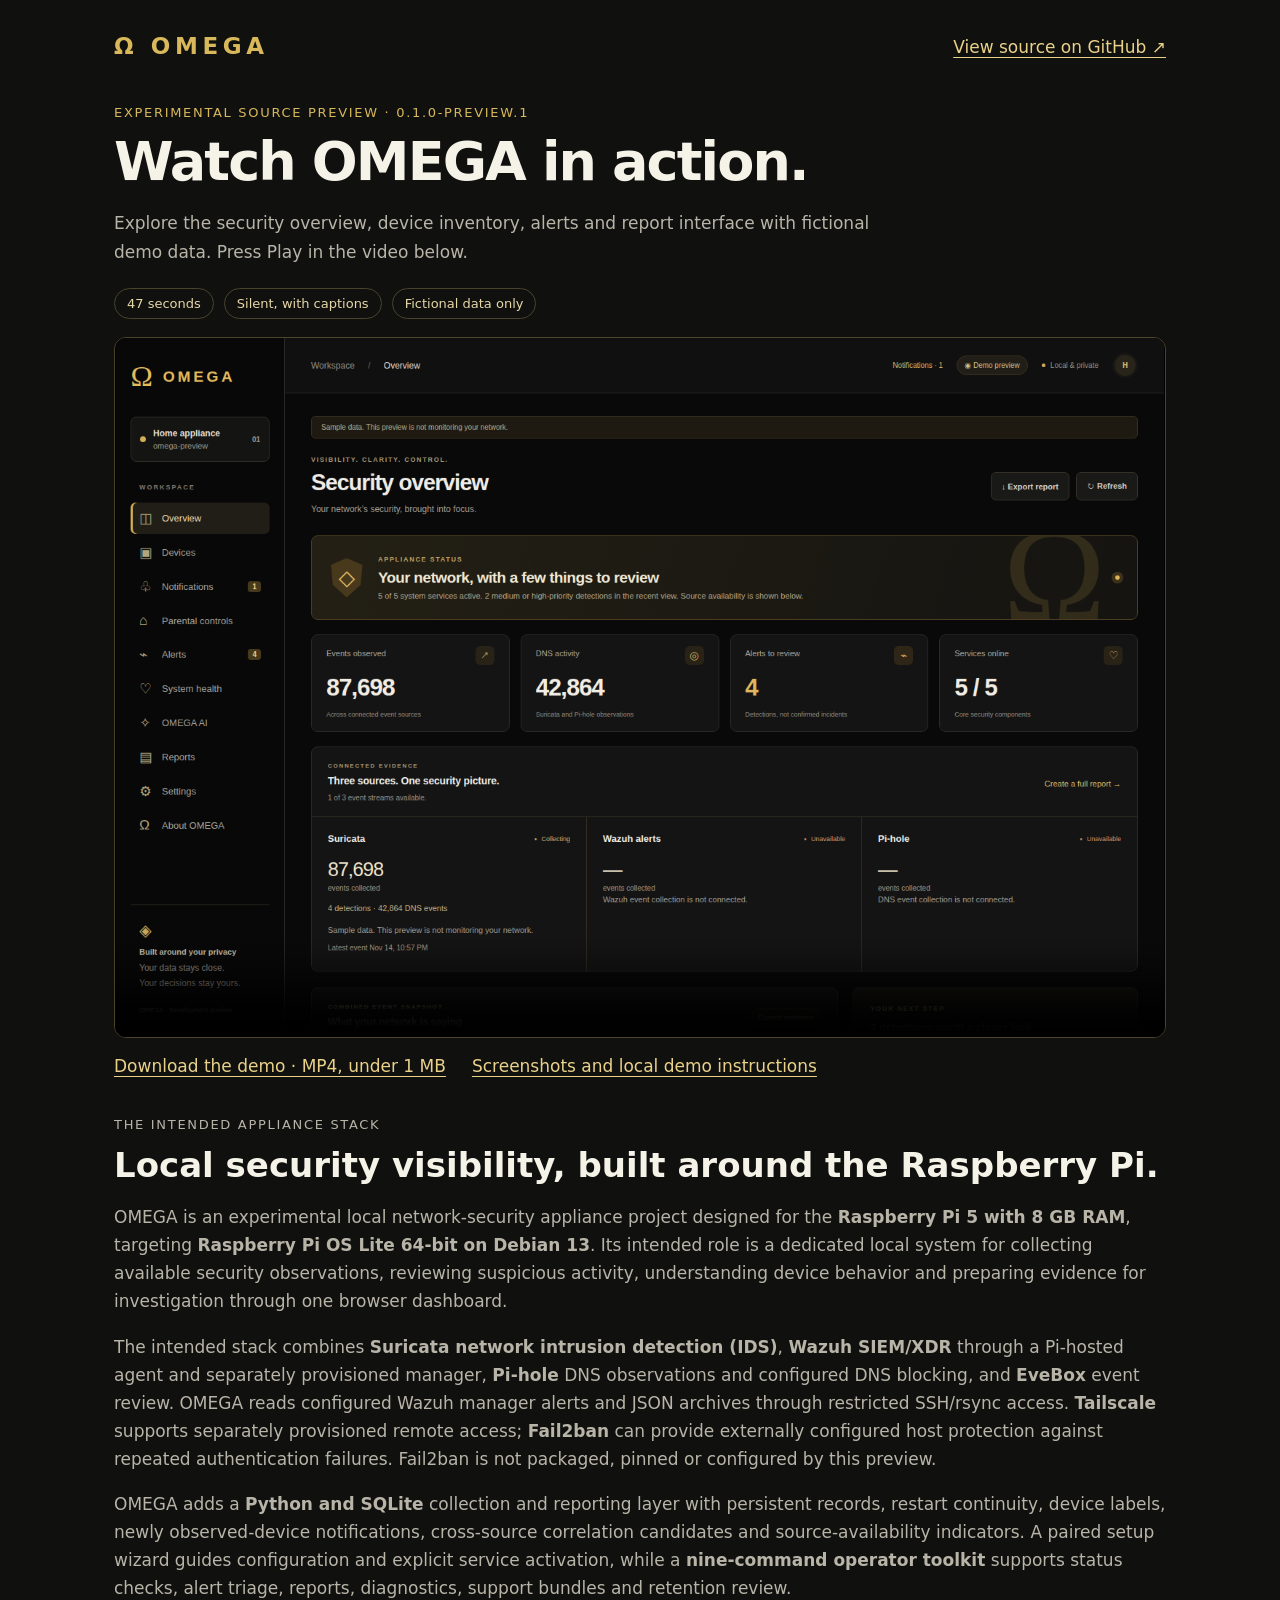
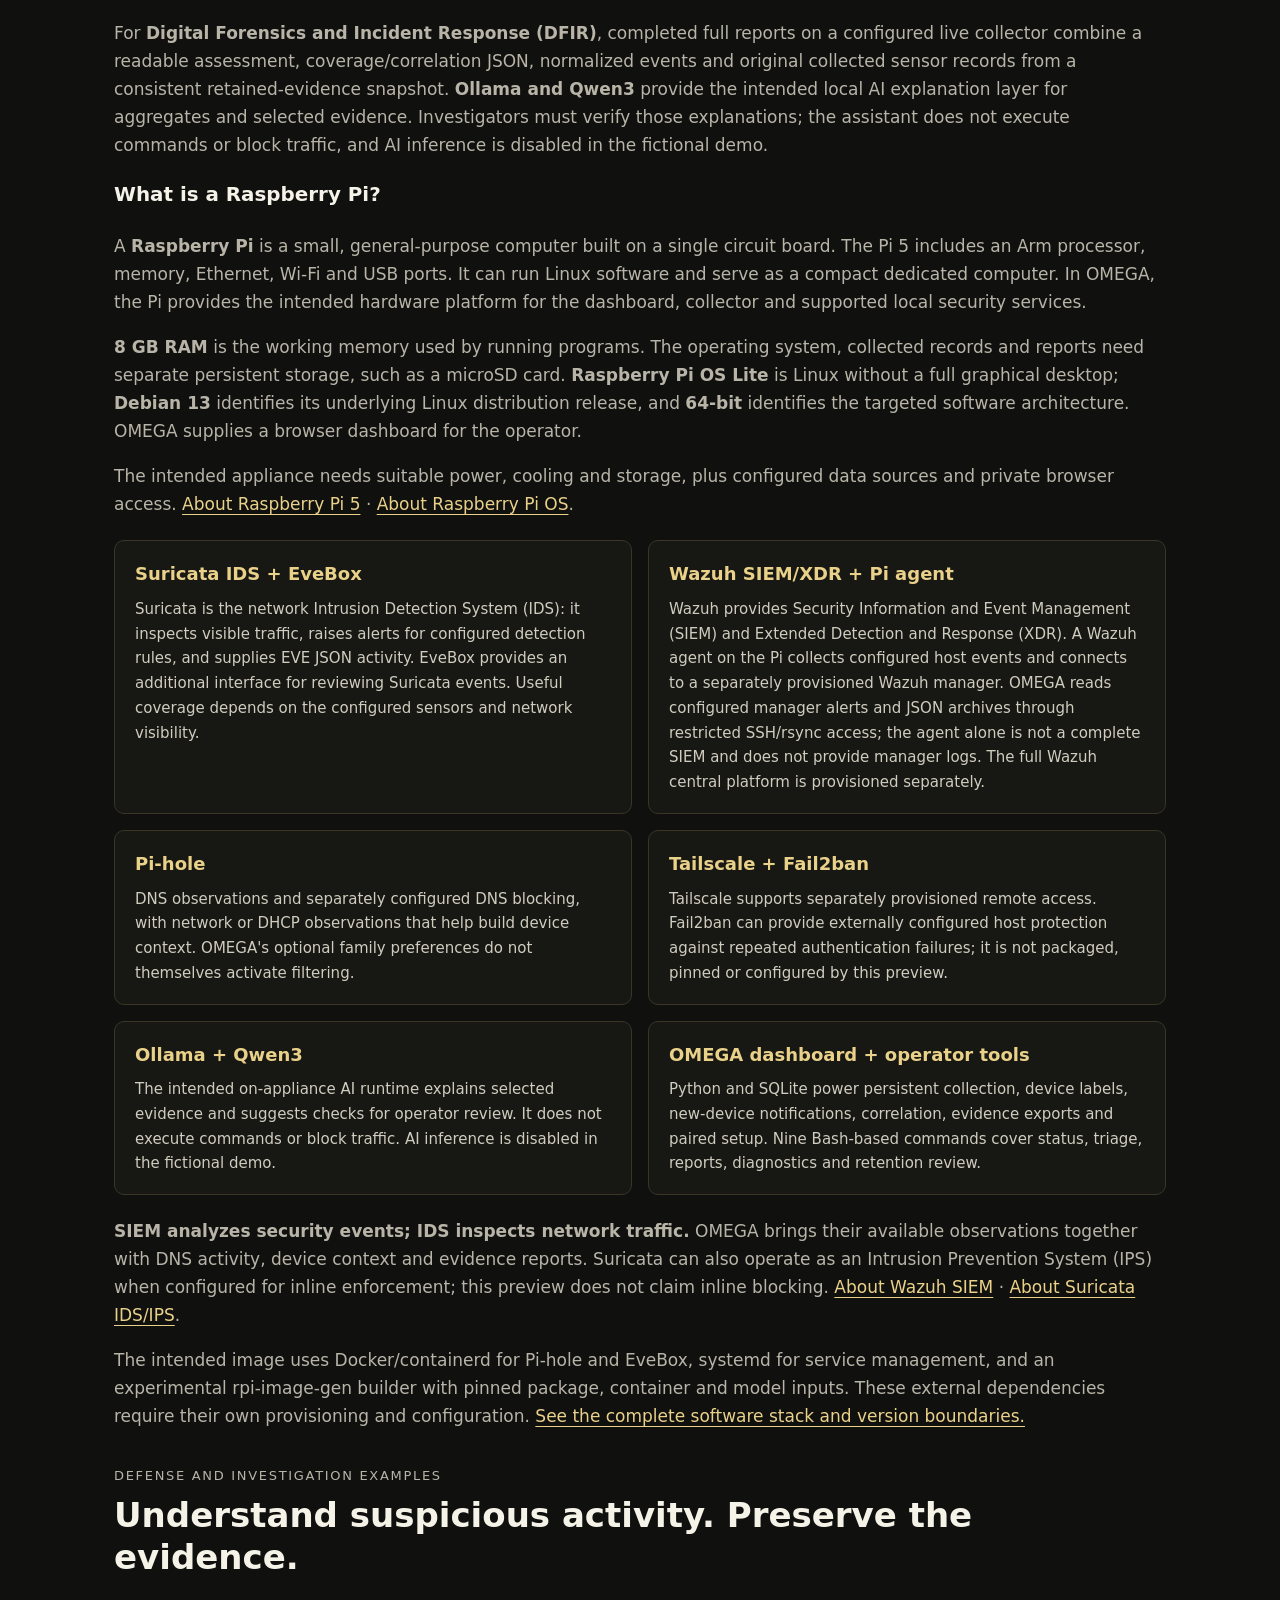
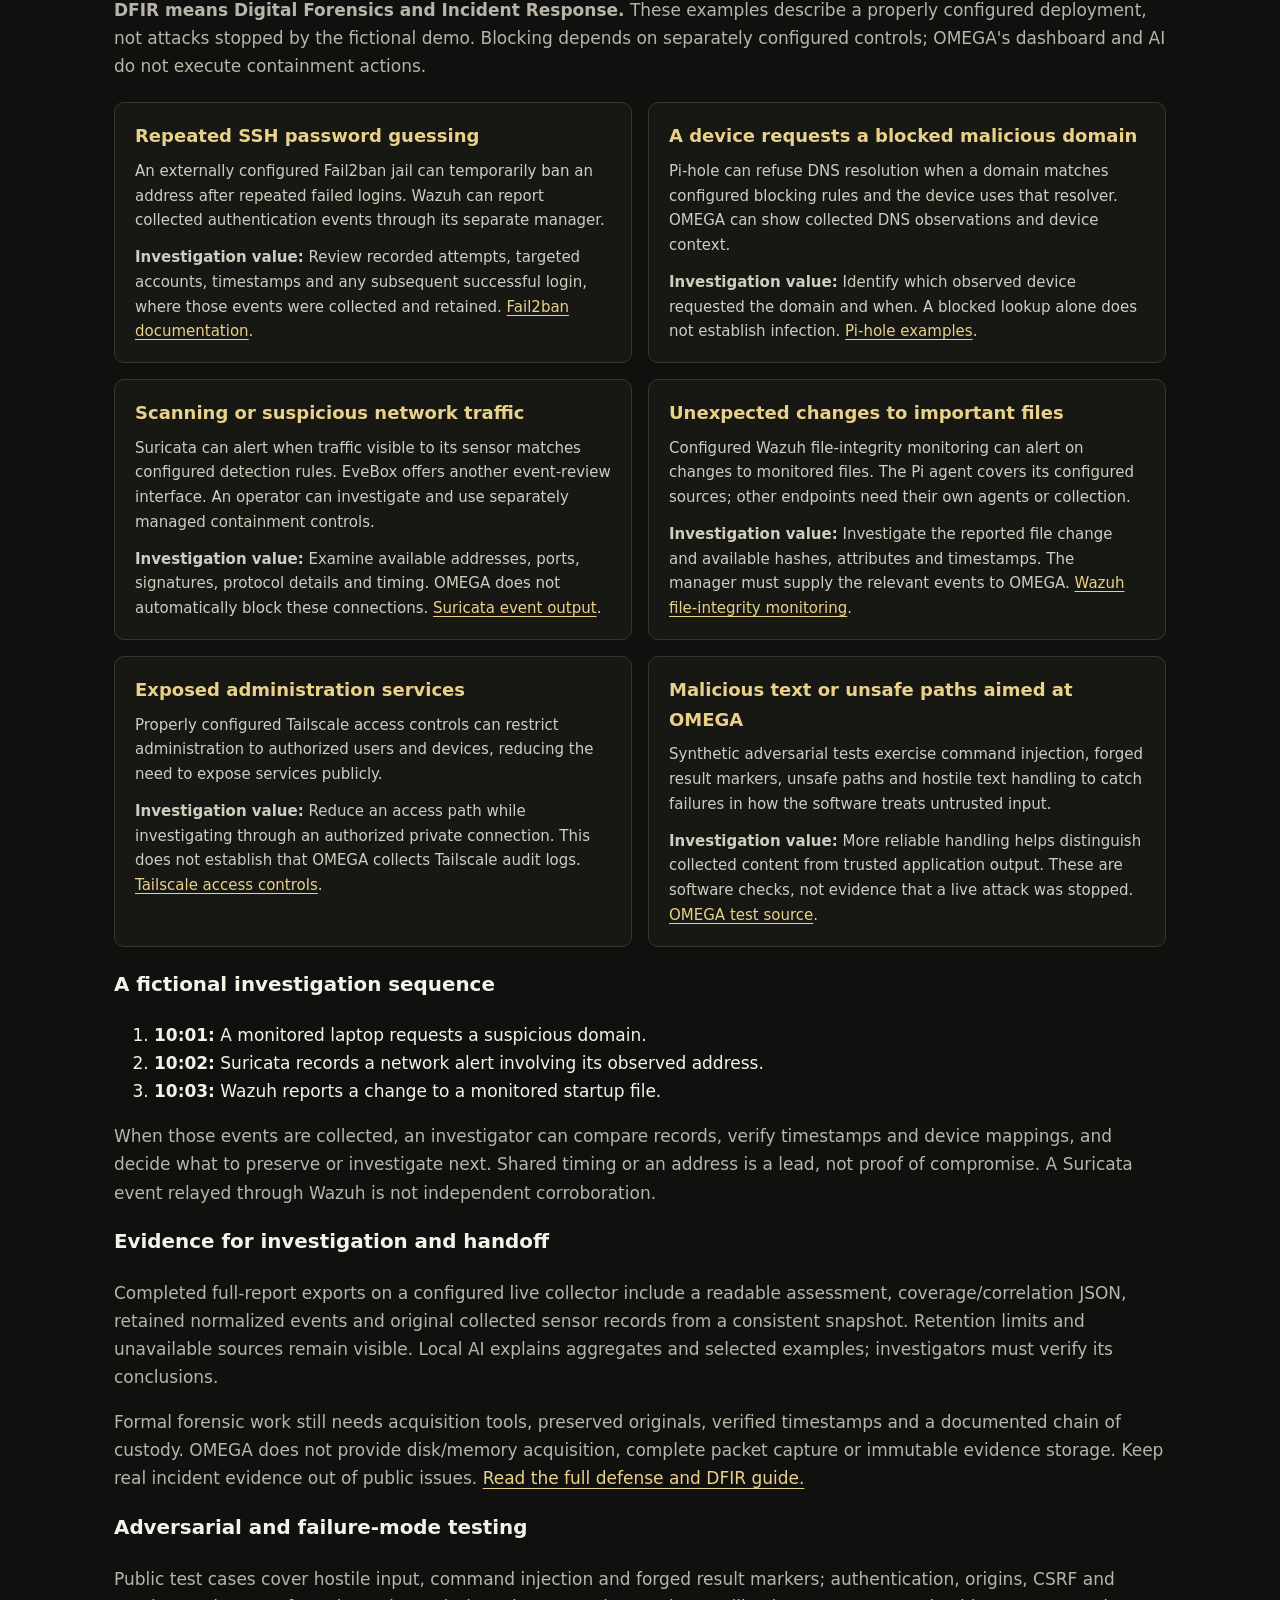
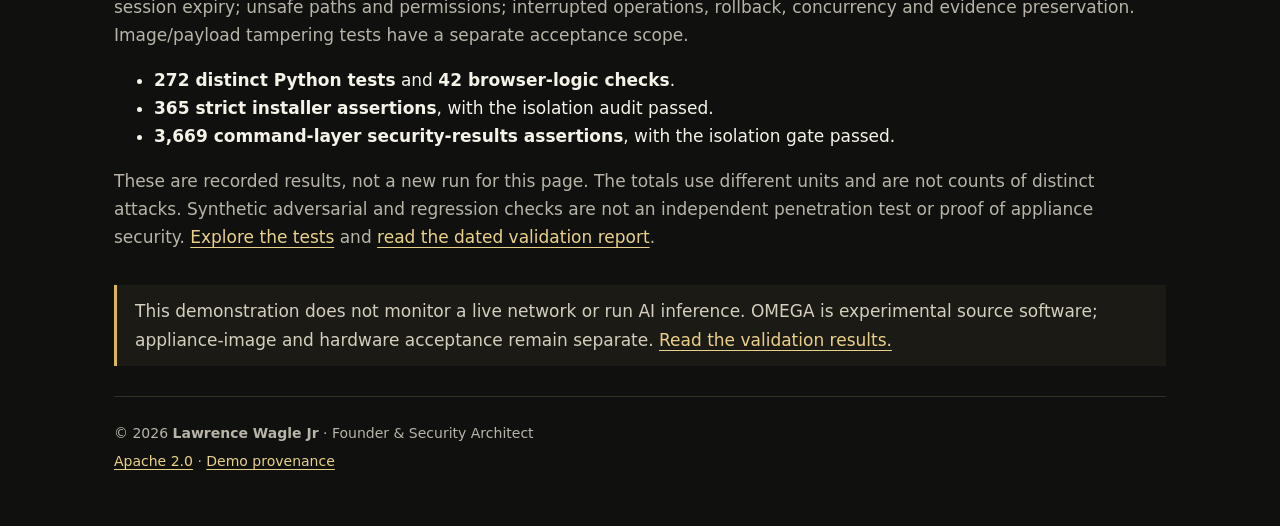
<file: docs/index.html>
<!doctype html>
<html lang="en">
<head>
  <meta charset="utf-8">
  <meta name="viewport" content="width=device-width, initial-scale=1">
  <meta name="description" content="Explore OMEGA, an experimental Raspberry Pi 5 security appliance project combining Suricata, a Wazuh agent and separate manager, Pi-hole, EveBox, Tailscale, external Fail2ban and local AI. Watch the fictional demo.">
  <meta name="color-scheme" content="dark">
  <title>Watch the OMEGA demo</title>
  <style>
    :root { color-scheme: dark; --gold: #d8b85b; --muted: #b8b4a8; }
    * { box-sizing: border-box; }
    body { margin: 0; background: #10110f; color: #f5f2e8; font: 17px/1.65 system-ui, sans-serif; }
    main { max-width: 1100px; margin: auto; padding: 28px 24px 48px; }
    nav { display: flex; justify-content: space-between; align-items: center; gap: 20px; padding-bottom: 36px; }
    .brand { color: var(--gold); font-size: 23px; font-weight: 700; letter-spacing: .2em; text-decoration: none; }
    a { color: #ead18a; text-underline-offset: .22em; }
    a:hover { color: white; }
    a:focus-visible { outline: 3px solid var(--gold); outline-offset: 5px; }
    .eyebrow { margin: 0 0 8px; color: var(--gold); font-size: 13px; letter-spacing: .13em; text-transform: uppercase; }
    h1 { margin: 0; font-size: clamp(32px, 6vw, 54px); line-height: 1.15; letter-spacing: -.035em; }
    .intro { max-width: 760px; margin: 16px 0 22px; color: var(--muted); }
    .meta { display: flex; flex-wrap: wrap; gap: 10px; margin-bottom: 18px; }
    .meta span { padding: 4px 12px; border: 1px solid #49422c; border-radius: 30px; color: #e6d7a9; font-size: 13px; }
    video { display: block; width: 100%; aspect-ratio: 3 / 2; background: #000; border: 1px solid #4c432a; border-radius: 12px; }
    .links { display: flex; flex-wrap: wrap; gap: 12px 26px; margin: 14px 0 30px; }
    .overview { margin: 34px 0; }
    .overview h2 { margin: 0 0 12px; font-size: clamp(25px, 4vw, 34px); line-height: 1.25; }
    .overview > p { color: var(--muted); }
    .stack { display: grid; grid-template-columns: repeat(2, minmax(0, 1fr)); gap: 16px; margin: 22px 0; }
    .stack article { border: 1px solid #3a3526; border-radius: 10px; padding: 18px 20px; background: #171813; }
    .stack h3 { margin: 0 0 8px; color: #ead18a; font-size: 18px; }
    .stack p { margin: 0; color: #d0ccbf; font-size: 15px; }
    .stack p + p { margin-top: 12px; }
    @media (max-width: 600px) { .stack { grid-template-columns: 1fr; } }
    .note { border-left: 3px solid var(--gold); padding: 12px 18px; background: #1b1a14; color: #d4cfbf; }
    .note p { margin: 0; }
    footer { border-top: 1px solid #333126; margin-top: 30px; padding-top: 20px; color: var(--muted); font-size: 14px; }
    footer p { margin: 5px 0; }
    @media (max-width: 600px) { main { padding: 20px 16px 32px; } nav { padding-bottom: 28px; } nav a:last-child { font-size: 14px; } }
  </style>
</head>
<body>
  <main>
    <nav aria-label="Project navigation">
      <a class="brand" href="https://github.com/lawrencewaglejr/omega-source-preview" aria-label="OMEGA source repository">Ω OMEGA</a>
      <a href="https://github.com/lawrencewaglejr/omega-source-preview">View source on GitHub ↗</a>
    </nav>
    <p class="eyebrow">Experimental source preview · 0.1.0-preview.1</p>
    <h1>Watch OMEGA in action.</h1>
    <p class="intro">Explore the security overview, device inventory, alerts and report interface with fictional demo data. Press Play in the video below.</p>
    <div class="meta" aria-label="Video details"><span>47 seconds</span><span>Silent, with captions</span><span>Fictional data only</span></div>
    <video controls playsinline preload="metadata" poster="media/overview.png" aria-label="OMEGA fictional security dashboard demonstration">
      <source src="media/omega-demo.mp4" type="video/mp4">
      Your browser cannot play this video. <a href="media/omega-demo.mp4">Download the MP4 instead.</a>
    </video>
    <div class="links">
      <a href="media/omega-demo.mp4" download="omega-demo.mp4">Download the demo · MP4, under 1 MB</a>
      <a href="https://github.com/lawrencewaglejr/omega-source-preview/blob/main/docs/demo.md">Screenshots and local demo instructions</a>
    </div>
    <section class="overview" id="appliance-overview" aria-labelledby="overview-title">
      <p class="eyebrow">The intended appliance stack</p>
      <h2 id="overview-title">Local security visibility, built around the Raspberry Pi.</h2>
      <p>OMEGA is an experimental local network-security appliance project designed for the <strong>Raspberry Pi 5 with 8 GB RAM</strong>, targeting <strong>Raspberry Pi OS Lite 64-bit on Debian 13</strong>. Its intended role is a dedicated local system for collecting available security observations, reviewing suspicious activity, understanding device behavior and preparing evidence for investigation through one browser dashboard.</p>
      <p>The intended stack combines <strong>Suricata network intrusion detection (IDS)</strong>, <strong>Wazuh SIEM/XDR</strong> through a Pi-hosted agent and separately provisioned manager, <strong>Pi-hole</strong> DNS observations and configured DNS blocking, and <strong>EveBox</strong> event review. OMEGA reads configured Wazuh manager alerts and JSON archives through restricted SSH/rsync access. <strong>Tailscale</strong> supports separately provisioned remote access; <strong>Fail2ban</strong> can provide externally configured host protection against repeated authentication failures. Fail2ban is not packaged, pinned or configured by this preview.</p>
      <p>OMEGA adds a <strong>Python and SQLite</strong> collection and reporting layer with persistent records, restart continuity, device labels, newly observed-device notifications, cross-source correlation candidates and source-availability indicators. A paired setup wizard guides configuration and explicit service activation, while a <strong>nine-command operator toolkit</strong> supports status checks, alert triage, reports, diagnostics, support bundles and retention review.</p>
      <p>For <strong>Digital Forensics and Incident Response (DFIR)</strong>, completed full reports on a configured live collector combine a readable assessment, coverage/correlation JSON, normalized events and original collected sensor records from a consistent retained-evidence snapshot. <strong>Ollama and Qwen3</strong> provide the intended local AI explanation layer for aggregates and selected evidence. Investigators must verify those explanations; the assistant does not execute commands or block traffic, and AI inference is disabled in the fictional demo.</p>
      <h3 id="raspberry-pi-explained">What is a Raspberry Pi?</h3>
      <p>A <strong>Raspberry Pi</strong> is a small, general-purpose computer built on a single circuit board. The Pi 5 includes an Arm processor, memory, Ethernet, Wi-Fi and USB ports. It can run Linux software and serve as a compact dedicated computer. In OMEGA, the Pi provides the intended hardware platform for the dashboard, collector and supported local security services.</p>
      <p><strong>8 GB RAM</strong> is the working memory used by running programs. The operating system, collected records and reports need separate persistent storage, such as a microSD card. <strong>Raspberry Pi OS Lite</strong> is Linux without a full graphical desktop; <strong>Debian 13</strong> identifies its underlying Linux distribution release, and <strong>64-bit</strong> identifies the targeted software architecture. OMEGA supplies a browser dashboard for the operator.</p>
      <p>The intended appliance needs suitable power, cooling and storage, plus configured data sources and private browser access. <a href="https://www.raspberrypi.com/products/raspberry-pi-5/">About Raspberry Pi 5</a> · <a href="https://www.raspberrypi.com/documentation/computers/os.html">About Raspberry Pi OS</a>.</p>
      <div class="stack">
        <article><h3>Suricata IDS + EveBox</h3><p>Suricata is the network Intrusion Detection System (IDS): it inspects visible traffic, raises alerts for configured detection rules, and supplies EVE JSON activity. EveBox provides an additional interface for reviewing Suricata events. Useful coverage depends on the configured sensors and network visibility.</p></article>
        <article><h3>Wazuh SIEM/XDR + Pi agent</h3><p>Wazuh provides Security Information and Event Management (SIEM) and Extended Detection and Response (XDR). A Wazuh agent on the Pi collects configured host events and connects to a separately provisioned Wazuh manager. OMEGA reads configured manager alerts and JSON archives through restricted SSH/rsync access; the agent alone is not a complete SIEM and does not provide manager logs. The full Wazuh central platform is provisioned separately.</p></article>
        <article><h3>Pi-hole</h3><p>DNS observations and separately configured DNS blocking, with network or DHCP observations that help build device context. OMEGA's optional family preferences do not themselves activate filtering.</p></article>
        <article><h3>Tailscale + Fail2ban</h3><p>Tailscale supports separately provisioned remote access. Fail2ban can provide externally configured host protection against repeated authentication failures; it is not packaged, pinned or configured by this preview.</p></article>
        <article><h3>Ollama + Qwen3</h3><p>The intended on-appliance AI runtime explains selected evidence and suggests checks for operator review. It does not execute commands or block traffic. AI inference is disabled in the fictional demo.</p></article>
        <article><h3>OMEGA dashboard + operator tools</h3><p>Python and SQLite power persistent collection, device labels, new-device notifications, correlation, evidence exports and paired setup. Nine Bash-based commands cover status, triage, reports, diagnostics and retention review.</p></article>
      </div>
      <p><strong>SIEM analyzes security events; IDS inspects network traffic.</strong> OMEGA brings their available observations together with DNS activity, device context and evidence reports. Suricata can also operate as an Intrusion Prevention System (IPS) when configured for inline enforcement; this preview does not claim inline blocking. <a href="https://wazuh.com/platform/siem/">About Wazuh SIEM</a> · <a href="https://suricata.io/2024/04/15/what-is-suricata/">About Suricata IDS/IPS</a>.</p>
      <p>The intended image uses Docker/containerd for Pi-hole and EveBox, systemd for service management, and an experimental rpi-image-gen builder with pinned package, container and model inputs. These external dependencies require their own provisioning and configuration. <a href="https://github.com/lawrencewaglejr/omega-source-preview#software-stack">See the complete software stack and version boundaries.</a></p>
    </section>
    <section class="overview" id="security-and-dfir" aria-labelledby="dfir-title">
      <p class="eyebrow">Defense and investigation examples</p>
      <h2 id="dfir-title">Understand suspicious activity. Preserve the evidence.</h2>
      <p><strong>DFIR means Digital Forensics and Incident Response.</strong> These examples describe a properly configured deployment, not attacks stopped by the fictional demo. Blocking depends on separately configured controls; OMEGA's dashboard and AI do not execute containment actions.</p>
      <div class="stack">
        <article><h3>Repeated SSH password guessing</h3><p>An externally configured Fail2ban jail can temporarily ban an address after repeated failed logins. Wazuh can report collected authentication events through its separate manager.</p><p><strong>Investigation value:</strong> Review recorded attempts, targeted accounts, timestamps and any subsequent successful login, where those events were collected and retained. <a href="https://github.com/fail2ban/fail2ban">Fail2ban documentation</a>.</p></article>
        <article><h3>A device requests a blocked malicious domain</h3><p>Pi-hole can refuse DNS resolution when a domain matches configured blocking rules and the device uses that resolver. OMEGA can show collected DNS observations and device context.</p><p><strong>Investigation value:</strong> Identify which observed device requested the domain and when. A blocked lookup alone does not establish infection. <a href="https://docs.pi-hole.net/group_management/example/">Pi-hole examples</a>.</p></article>
        <article><h3>Scanning or suspicious network traffic</h3><p>Suricata can alert when traffic visible to its sensor matches configured detection rules. EveBox offers another event-review interface. An operator can investigate and use separately managed containment controls.</p><p><strong>Investigation value:</strong> Examine available addresses, ports, signatures, protocol details and timing. OMEGA does not automatically block these connections. <a href="https://docs.suricata.io/en/latest/output/eve/eve-json-output.html">Suricata event output</a>.</p></article>
        <article><h3>Unexpected changes to important files</h3><p>Configured Wazuh file-integrity monitoring can alert on changes to monitored files. The Pi agent covers its configured sources; other endpoints need their own agents or collection.</p><p><strong>Investigation value:</strong> Investigate the reported file change and available hashes, attributes and timestamps. The manager must supply the relevant events to OMEGA. <a href="https://documentation.wazuh.com/current/user-manual/capabilities/file-integrity/how-it-works.html">Wazuh file-integrity monitoring</a>.</p></article>
        <article><h3>Exposed administration services</h3><p>Properly configured Tailscale access controls can restrict administration to authorized users and devices, reducing the need to expose services publicly.</p><p><strong>Investigation value:</strong> Reduce an access path while investigating through an authorized private connection. This does not establish that OMEGA collects Tailscale audit logs. <a href="https://tailscale.com/docs/features/access-control">Tailscale access controls</a>.</p></article>
        <article><h3>Malicious text or unsafe paths aimed at OMEGA</h3><p>Synthetic adversarial tests exercise command injection, forged result markers, unsafe paths and hostile text handling to catch failures in how the software treats untrusted input.</p><p><strong>Investigation value:</strong> More reliable handling helps distinguish collected content from trusted application output. These are software checks, not evidence that a live attack was stopped. <a href="https://github.com/lawrencewaglejr/omega-source-preview/tree/main/tests">OMEGA test source</a>.</p></article>
      </div>
      <h3>A fictional investigation sequence</h3>
      <ol>
        <li><strong>10:01:</strong> A monitored laptop requests a suspicious domain.</li>
        <li><strong>10:02:</strong> Suricata records a network alert involving its observed address.</li>
        <li><strong>10:03:</strong> Wazuh reports a change to a monitored startup file.</li>
      </ol>
      <p>When those events are collected, an investigator can compare records, verify timestamps and device mappings, and decide what to preserve or investigate next. Shared timing or an address is a lead, not proof of compromise. A Suricata event relayed through Wazuh is not independent corroboration.</p>
      <h3>Evidence for investigation and handoff</h3>
      <p>Completed full-report exports on a configured live collector include a readable assessment, coverage/correlation JSON, retained normalized events and original collected sensor records from a consistent snapshot. Retention limits and unavailable sources remain visible. Local AI explains aggregates and selected examples; investigators must verify its conclusions.</p>
      <p>Formal forensic work still needs acquisition tools, preserved originals, verified timestamps and a documented chain of custody. OMEGA does not provide disk/memory acquisition, complete packet capture or immutable evidence storage. Keep real incident evidence out of public issues. <a href="https://github.com/lawrencewaglejr/omega-source-preview/blob/main/docs/security-and-dfir.md">Read the full defense and DFIR guide.</a></p>
      <h3 id="adversarial-testing">Adversarial and failure-mode testing</h3>
      <p>Public test cases cover hostile input, command injection and forged result markers; authentication, origins, CSRF and session expiry; unsafe paths and permissions; interrupted operations, rollback, concurrency and evidence preservation. Image/payload tampering tests have a separate acceptance scope.</p>
      <ul>
        <li><strong>272 distinct Python tests</strong> and <strong>42 browser-logic checks</strong>.</li>
        <li><strong>365 strict installer assertions</strong>, with the isolation audit passed.</li>
        <li><strong>3,669 command-layer security-results assertions</strong>, with the isolation gate passed.</li>
      </ul>
      <p>These are recorded results, not a new run for this page. The totals use different units and are not counts of distinct attacks. Synthetic adversarial and regression checks are not an independent penetration test or proof of appliance security. <a href="https://github.com/lawrencewaglejr/omega-source-preview/tree/main/tests">Explore the tests</a> and <a href="https://github.com/lawrencewaglejr/omega-source-preview/blob/main/docs/source-preview-validation.md">read the dated validation report</a>.</p>
    </section>
    <aside class="note" aria-label="Demo scope"><p>This demonstration does not monitor a live network or run AI inference. OMEGA is experimental source software; appliance-image and hardware acceptance remain separate. <a href="https://github.com/lawrencewaglejr/omega-source-preview/blob/main/docs/source-preview-validation.md">Read the validation results.</a></p></aside>
    <footer>
      <p>© 2026 <strong>Lawrence Wagle Jr</strong> · Founder &amp; Security Architect</p>
      <p><a href="https://github.com/lawrencewaglejr/omega-source-preview/blob/main/LICENSE">Apache 2.0</a> · <a href="https://github.com/lawrencewaglejr/omega-source-preview/blob/main/docs/media/README.md">Demo provenance</a></p>
    </footer>
  </main>
</body>
</html>
</file>
